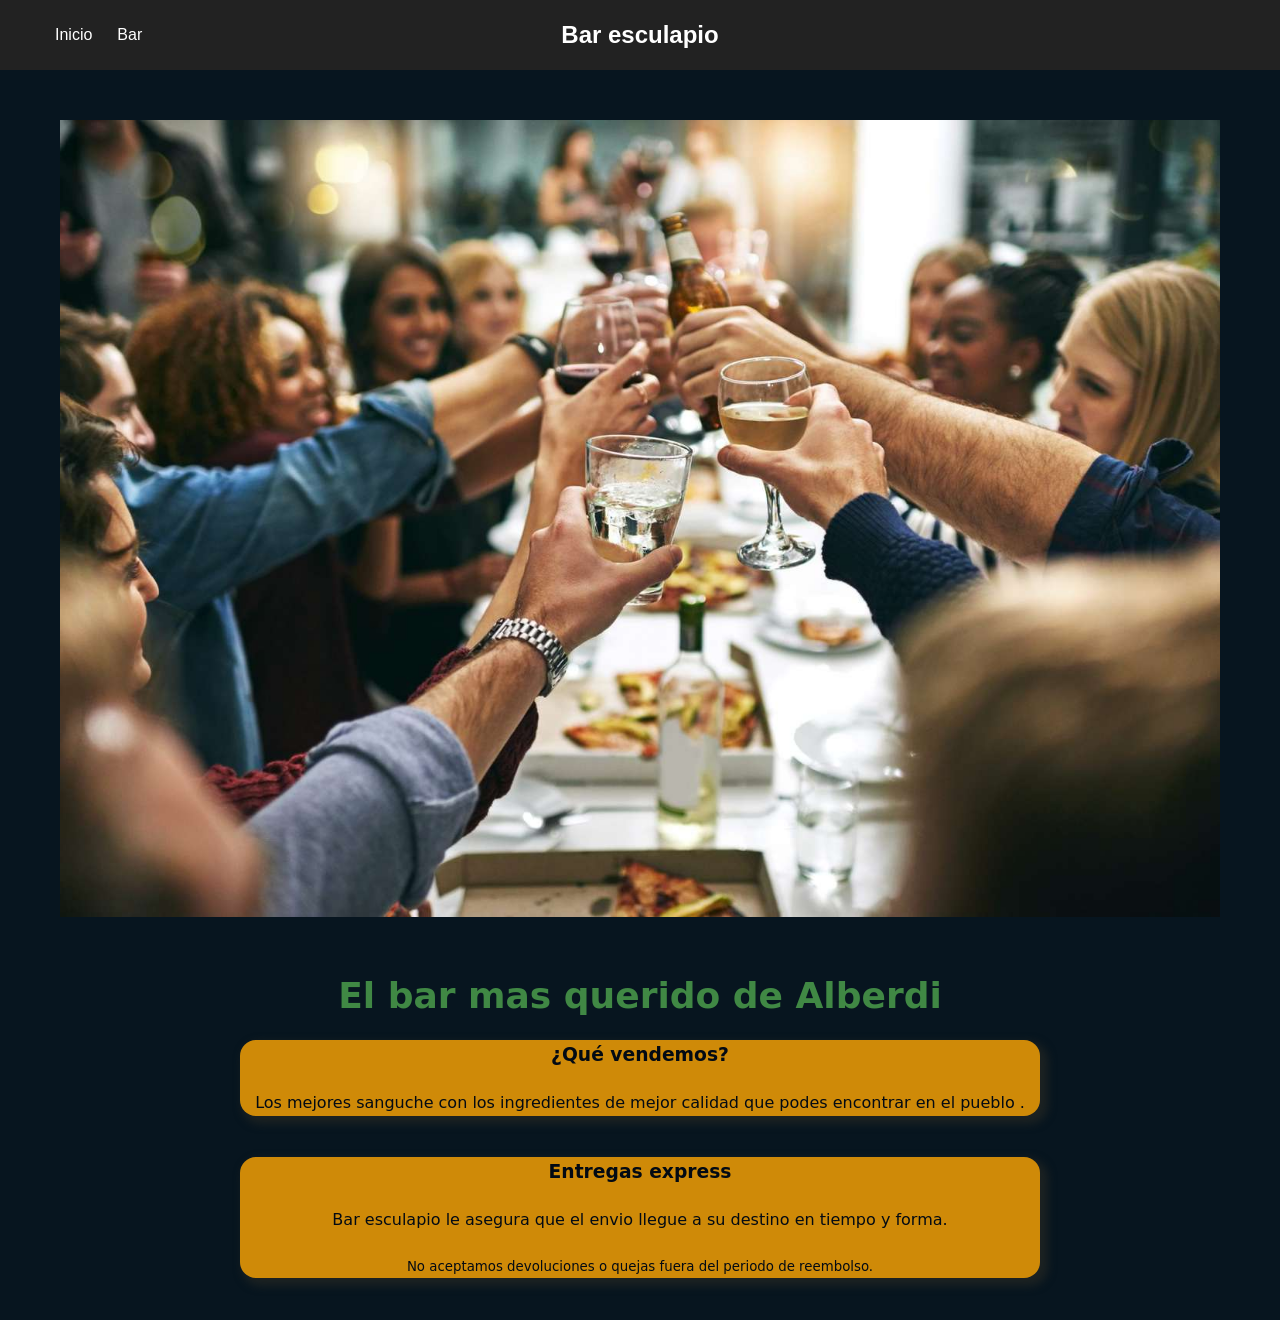
<file: Proyecto_lab_de_programacion-main/index.html>
<!DOCTYPE html>
<html lang="es">
<head>
    <meta charset="UTF-8">
    <meta name="descripción" content="width=device-width, initial-scale=1.0">
    <title>Bar Esculapio</title>

    <link rel="stylesheet" href="Style_bar_escu.css">

</head>

<body>
    <header class="menu">

    <h2 class="logo">
        <a href="index.html">Bar esculapio
    </h2>

    <nav class="nav-inicio">
        <a href="index.html">Inicio</a>
        <a href="bar.html">Bar</a>
    </nav>
</header>

    <main>
            <img class="img-cont" src="img/bar.jpg"> 

            <h1>El bar mas querido de Alberdi</h1>
        </section>

        <section>
            <article class="text-cont">
                <h3>¿Qué vendemos?</h3>

                <p>Los mejores sanguche con los ingredientes de mejor calidad que podes encontrar en el pueblo
                    .</p>
            </article>
            <br>

            <article class="text-cont">
                <h3>Entregas express</h3>
        </svg>
            <p>Bar esculapio le asegura que el envio
            llegue a su destino en tiempo y forma.</p>

            <footer><small>No aceptamos devoluciones o quejas 
                fuera del periodo de reembolso.</small>
            </footer>
        </section>
        <br>
    </main>
    
</body>

</html>
</file>
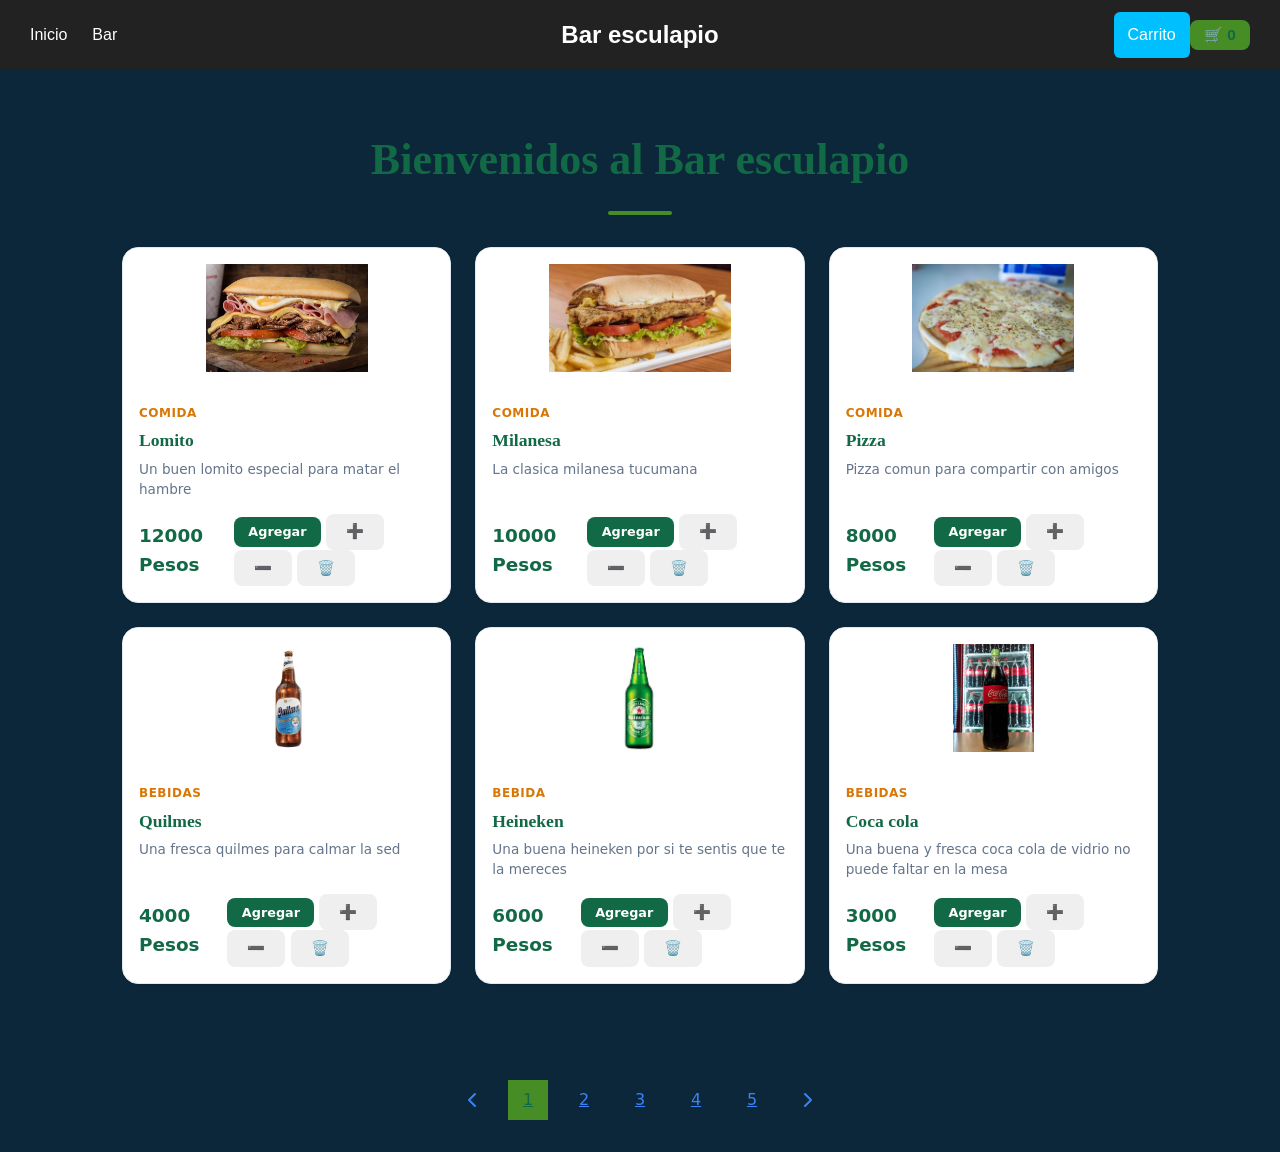
<file: Proyecto_lab_de_programacion-main/bar.html>
<!DOCTYPE html>
<html lang="es">
<head>
    <meta charset="UTF-8">
    <meta name="viewport" content="width=device-width, initial-scale=1.0">
    <title>Bar esculapio</title>

    <link rel="stylesheet" href="Style_bar.css">
    
</head>
<body>
    <header class="menu">

    <h2 class="logo">
        <a href="index.html">Bar esculapio
</a>
    </h2>

    <nav class="navegacion">
        <a href="index.html">Inicio</a>
        <a href="bar.html">Bar</a>
    </nav>

    <div class="usuario">
        <a href="carrito.html">Carrito</a>
    </div>

    <button class="header__carrito-btn" id="btnCarrito">
    🛒 <span id="contadorCarrito">0</span>
    </button>
</header>   

    <main>
        <section class="mercancias" id="mercancias">
            <h2 class="seccion__mercancias">Bienvenidos al Bar esculapio</h2>
            <div class="producto__grilla" id="grillaProducto">
                
            </div>

        </section>


        <nav class="num-pagina">
        <a href=""><svg xmlns="http://www.w3.org/2000/svg" 
            width="24" height="24" 
            viewBox="0 0 24 24" 
            fill="none" 
            stroke="currentColor" 
            stroke-width="2" 
            stroke-linecap="round" 
            stroke-linejoin="round" 
            class="icon icon-tabler icons-tabler-outline icon-tabler-chevron-left">
            <path stroke="none" d="M0 0h24v24H0z" fill="none" />
            <path d="M15 6l-6 6l6 6" />
        </svg></a>
        <a href="" class="is-active">1</a>
        <a href="">2</a>
        <a href="">3</a>
        <a href="">4</a>
        <a href="">5</a>
        <a href=""><svg xmlns="http://www.w3.org/2000/svg" 
            width="24" 
            height="24" 
            viewBox="0 0 24 24" 
            fill="none" 
            stroke="currentColor" 
            stroke-width="2" 
            stroke-linecap="round" 
            stroke-linejoin="round" 
            class="icon icon-tabler icons-tabler-outline icon-tabler-chevron-right">
            <path stroke="none" d="M0 0h24v24H0z" fill="none" />
            <path d="M9 6l6 6l-6 6" />
        </svg></a>
        </nav>

    </main>
    <script type="module" src="Bar.js"></script>
</body>
</html>
</file>
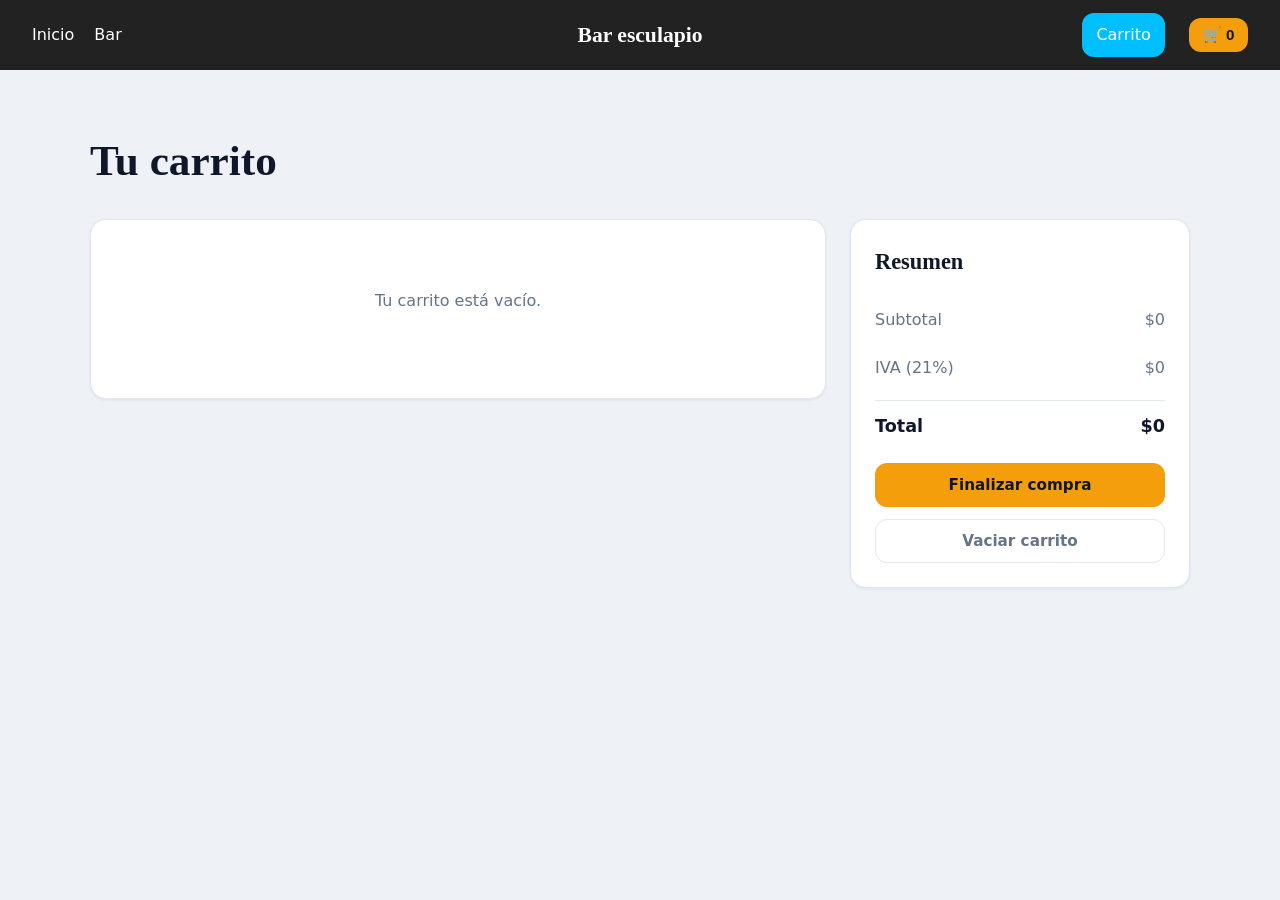
<file: Proyecto_lab_de_programacion-main/carrito.html>
<!DOCTYPE html>
<html lang="es">
<head>
    <meta charset="UTF-8">
    <meta name="viewport" content="width=device-width, initial-scale=1.0">

    <link rel="stylesheet" href="Style_carrito.css">
    <title>Carrito</title>
</head>
<body>
    <header class="menu">

    <h2 class="logo">
        <a href="index.html">Bar esculapio
</a>
    </h2>

    <nav class="navegacion">
        <a href="index.html">Inicio</a>
        <a href="bar.html">Bar</a>
    </nav>

    <div class="usuario">
        <a href="carrito.html">Carrito</a>
    </div>

    <button class="header__carrito-btn" id="btnCarrito">
    🛒 <span id="contadorCarrito">0</span>
    </button>
</header>

    <section class="carrito" id="carrito">
        <h2 class="seccion__titulo">Tu carrito</h2>

        <div class="carrito__contenedor">
            <div class="carrito__lista" id="listaCarrito">
                <p class="carrito__vacio" id="carritoVacio">Tu carrito está vacío.</p>
        </div>

        <div class="carrito__resumen" id="resumenCarrito">
            <h3 class="carrito__resumen-titulo">Resumen</h3>
        <div class="carrito__linea">
            <span>Subtotal</span>
            <span id="subtotal">$0</span>
        </div>
        <div class="carrito__linea">
            <span>IVA (21%)</span>
            <span id="iva">$0</span>
        </div>
        <div class="carrito__linea carrito__linea--total">
            <span>Total</span>
            <span id="total">$0</span>
        </div>
        <button class="btn btn--primario btn--bloque" id="btnComprar">
            Finalizar compra
        </button>
        <button class="btn btn--secundario btn--bloque" id="btnVaciar">
            Vaciar carrito
        </button>
        </div>
        </div>
    </section>

    <script type="module" src="carrito.js"></script>
</body>
</html>
</file>
<file: Proyecto_lab_de_programacion-main/Style_bar_escu.css>
/*Reinicio los margenes, padding y bordes*/
* {
    margin: 0;
    padding: 0;
    box-sizing: border-box;
}
/*Defino cololes a utilizar*/
:root {
    /* Colores */
    --color-primario:      #264283;
    --color-acento:        #f59e0b;
    --color-acento-hover:  #d97706;
    --color-fondo:         #07151f;
    --color-fondo-card:    #ffffff;
    --color-texto:         #408844;
    --color-texto-suave:   #90a9ca;
    --color-borde:         #e2e8f0;
    --color-exito:         #22c55e;
    --color-error:         #ef4444;
    --color-badge:         #3b82f6;
    --color-badge-oferta:  #ef4444;

    /* Tipografía */
    --fuente-titulo:  'Georgia', serif;
    --fuente-cuerpo:  'Segoe UI', system-ui, sans-serif;

    /* Espaciado */
    --espaciado-xs:   0.25rem;
    --espaciado-sm:   0.5rem;
    --espaciado-md:   1rem;
    --espaciado-lg:   1.5rem;
    --espaciado-xl:   2rem;
    --espaciado-xxl:  4rem;

  /* Bordes */
    --radio-sm:  0.25rem;
    --radio-md:  0.5rem;
    --radio-lg:  1rem;

  /* Sombras */
    --sombra-sm:  0 1px 3px rgba(0,0,0,0.08);
    --sombra-md:  0 4px 12px rgba(0,0,0,0.10);
    --sombra-lg:  0 8px 24px rgba(0,0,0,0.12);

  /* Transiciones */
    --transicion: 0.2s ease;
}


body{
    font-family: system-ui;
    background-color: var(--color-fondo);
    color:var(--color-texto);
    min-height: 100vh;
    display: flex;
    flex-direction: column;
    line-height: 1.6;
}

/*Titulos*/

h1 {
    font-size: 2.25rem;
    font-weight: 900;
    margin-bottom: 1rem;
    text-align: center;

}


a {
    color: var(--primary-light);
}

a:hover{
    color:var(--text-primary)
}
/*Imagen*/
.img-cont{
    display: flex;
    justify-content: center;
    align-items: center;
    width: 100%;
    max-width: 1200px;
    padding: 20px;
    margin: 30px auto;
    box-sizing:border-box;
}

.text-cont{
    display:flex;
    flex-direction: column;
    align-items: center;
    justify-content: center;
    background-color: #cf8a08;
    text-align: center;
    width: 100%;
    max-width: 800px;
    gap: 20px;
    box-sizing: border-box;
    text-align: center;
    margin-left: auto;
    margin-right: auto;
    margin-bottom: 1rem;
    border-radius: 1rem;
    box-shadow: 5px 5px 8px 3px rgb(28, 34, 34);
    color: #030a13;

}
.copyright{
    text-align: center;
}

.menu {
    position: relative;

    width: 100%;
    height: 70px;

    display: flex;
    align-items: center;

    padding: 0 30px;

    background-color: #222;
    color: white;
}

/* IZQUIERDA */
.navegacion {
    display: flex;
    gap: 25px;
}

/* CENTRO */
.logo {
    position: absolute;

    left: 50%;
    transform: translateX(-50%);

    display: flex;
    align-items: center;
    gap: 8px;

    margin: 0;
    white-space: nowrap;
}

/* DERECHA */
.usuario {
    display: flex;
    gap: 20px;

    margin-left: auto;
}

/* Enlaces */
.menu a {
    color: white;
    text-decoration: none;
    font-family: Arial, sans-serif;
}

.menu a:hover {
    color: #00bfff;
}

/* SVG */
.logo svg {
    width: 28px;
    height: 28px;
}.menu {
    position: relative;

    width: 100%;
    height: 70px;

    display: flex;
    align-items: center;

    padding: 0 30px;

    background-color: #222;
    color: white;
}

/* IZQUIERDA */
.nav-inicio {
    display: flex;
    gap: 25px;
}

/* CENTRO */
.logo {
    position: absolute;

    left: 50%;
    transform: translateX(-50%);

    display: flex;
    align-items: center;
    gap: 8px;

    margin: 0;
    white-space: nowrap;
}

/* DERECHA */
.usuario {
    display: flex;
    gap: 20px;

    margin-left: auto;
}

/* Enlaces */
.menu a {
    color: white;
    text-decoration: none;
    font-family: Arial, sans-serif;
}

.menu a:hover {
    color: #00bfff;
}

/* SVG */
.logo svg {
    width: 28px;
    height: 28px;
}
.usuario a:first-child {
    background-color: #1b9a08;
    padding: 10px 14px;
    border-radius: 6px;
    color: white;
}
.usuario a:first-child:hover {
    background-color: #0f7a06;
    color: white;
}
.usuario a:last-child {
    background-color: #00bfff;
    padding: 10px 14px;
    border-radius: 6px;
    color: white;
}

.usuario a:last-child:hover {
    background-color: #008fcc;
    color: white;
}
.btn-submit {
  /* Fondo con degradado moderno */
  background: linear-gradient(135deg, #6366f1 0%, #4f46e5 100%);
  color: #ffffff;
  
  /* Tipografía y bordes */
  font-family: system-ui, -apple-system, sans-serif;
  font-size: 1rem;
  font-weight: 600;
  border: none;
  border-radius: 12px;
  
  /* Dimensiones y espaciado */
  padding: 12px 28px;
  cursor: pointer;
  
  /* Sombra suave */
  box-shadow: 0 4px 14px 0 rgba(79, 70, 229, 0.35);
  
  /* Transiciones fluidas */
  transition: all 0.25s ease-in-out;
  outline: none;
}

/* Efecto al pasar el cursor (Hover) */
.btn-submit:hover {
  background: linear-gradient(135deg, #4f46e5 0%, #4338ca 100%);
  transform: translateY(-2px);
  box-shadow: 0 6px 20px 0 rgba(79, 70, 229, 0.45);
}

/* Efecto al hacer clic (Active) */
.btn-submit:active {
  transform: translateY(0);
  box-shadow: 0 2px 8px 0 rgba(79, 70, 229, 0.35);
}

/* Accesibilidad (Focus con teclado) */
.btn-submit:focus-visible {
  outline: 3px solid #a5b4fc;
  outline-offset: 2px;
}.btn-submit {
  /* Fondo con degradado moderno */
  background: linear-gradient(135deg, #6366f1 0%, #4f46e5 100%);
  color: #ffffff;
  
  /* Tipografía y bordes */
  font-family: system-ui, -apple-system, sans-serif;
  font-size: 1rem;
  font-weight: 600;
  border: none;
  border-radius: 12px;
  
  /* Dimensiones y espaciado */
  padding: 12px 28px;
  cursor: pointer;
  
  /* Sombra suave */
  box-shadow: 0 4px 14px 0 rgba(79, 70, 229, 0.35);
  
  /* Transiciones fluidas */
  transition: all 0.25s ease-in-out;
  outline: none;
}

/* Efecto al pasar el cursor (Hover) */
.btn-submit:hover {
  background: linear-gradient(135deg, #4f46e5 0%, #4338ca 100%);
  transform: translateY(-2px);
  box-shadow: 0 6px 20px 0 rgba(79, 70, 229, 0.45);
}

/* Efecto al hacer clic (Active) */
.btn-submit:active {
  transform: translateY(0);
  box-shadow: 0 2px 8px 0 rgba(79, 70, 229, 0.35);
}

/* Accesibilidad (Focus con teclado) */
.btn-submit:focus-visible {
  outline: 3px solid #a5b4fc;
  outline-offset: 2px;
}

.form-box {
  /* Dimensiones y estructura */
  width: 100%;
  max-width: 420px;
  padding: 14px 20px;
  font-family: system-ui, -apple-system, BlinkMacSystemFont, 'Segoe UI', Roboto, sans-serif;
  font-size: 1rem;
  color: #0f172a; /* Texto principal oscuro */

  /* Fondo y bordes */
  background-color: #f8fafc;
  border: 2px solid #cbd5e1;
  border-radius: 12px;

  /* Sombra sutil */
  box-shadow: 0 2px 8px rgba(15, 23, 42, 0.05);

  /* Transición suave */
  transition: all 0.25s ease-in-out;
  outline: none;
}

/* Estilo del texto Placeholder */
.form-box::placeholder {
  color: #e0a63a;
  font-style: italic;
  opacity: 0.85;
  transition: color 0.25s ease;
}

/* Estado al hacer clic o escribir (Focus) */
.form-box:focus {
  background-color: #ffffff;
  border-color: #0284c7; /* Azul oceánico tenue */
  box-shadow: 0 4px 16px rgba(2, 132, 199, 0.2);
}

/* Ocultar texto del placeholder al enfocar (Opcional) */
.form-box:focus::placeholder {
  color: #94a3b8;
}

/* Estado al pasar el cursor (Hover) */
.form-box:hover:not(:focus) {
  border-color: #94a3b8;
}

.num-pagina{
    display: flex;  
    justify-content: center;
    gap: 1rem;
    margin-block: 2rem;

    a{
        display: flex;
        align-items: center;
        justify-content: center;
        width: 2.5rem;
        height: 2.5rem;
        color:rgb(118, 134, 145);
    
        &:hover, &:focus{
            background-color: white;
        }

        &.is-active{
            background-color: #00bfff;
            color: white;
            pointer-events: none;
        }
    }
}
</file>
<file: Proyecto_lab_de_programacion-main/Style_bar.css>
/*Reinicio los margenes, padding y bordes*/
* {
    margin: 0;
    padding: 0;
    box-sizing: border-box;
}
/*Defino cololes a utilizar*/
:root {
    /* Colores */
    --color-primario:      #126945;
    --color-acento:        #468d25;
    --color-acento-hover:  #d97706;
    --color-fondo:         #0c273a;
    --color-fondo-card:    #ffffff;
    --color-texto:         #408844;
    --color-texto-suave:   #64748b;
    --color-borde:         #e2e8f0;
    --color-exito:         #22c55e;
    --color-error:         #ef4444;
    --color-badge:         #3b82f6;
    --color-badge-oferta:  #ef4444;

    /* Tipografía */
    --fuente-titulo:  'Georgia', serif;
    --fuente-cuerpo:  'Segoe UI', system-ui, sans-serif;

    /* Espaciado */
    --espaciado-xs:   0.25rem;
    --espaciado-sm:   0.5rem;
    --espaciado-md:   1rem;
    --espaciado-lg:   1.5rem;
    --espaciado-xl:   2rem;
    --espaciado-xxl:  4rem;

  /* Bordes */
    --radio-sm:  0.25rem;
    --radio-md:  0.5rem;
    --radio-lg:  1rem;

  /* Sombras */
    --sombra-sm:  0 1px 3px rgba(0,0,0,0.08);
    --sombra-md:  0 4px 12px rgba(0,0,0,0.10);
    --sombra-lg:  0 8px 24px rgba(0,0,0,0.12);

  /* Transiciones */
    --transicion: 0.2s ease;
}


body{
    font-family: system-ui;
    background-color: var(--color-fondo);
    color:var(--text-primary);
    min-height: 100vh;
    display: flex;
    flex-direction: column;
    line-height: 1.6;
}

a {
    color: var(--primary-light);
}

a:hover{
    color:var(--text-primary)
}

/* IZQUIERDA */
.navegacion {
    display: flex;
    gap: 25px;
}

/* CENTRO */
.logo {
    position: absolute;

    left: 50%;
    transform: translateX(-50%);

    display: flex;
    align-items: center;
    gap: 8px;

    margin: 0;
    white-space: nowrap;
}

/* DERECHA */
.usuario {
    display: flex;
    gap: 20px;

    margin-left: auto;
}

/* Enlaces */
.menu a {
    color: white;
    text-decoration: none;
    font-family: Arial, sans-serif;
}

.menu a:hover {
    color: #00bfff;
}

/* SVG */
.logo svg {
    width: 28px;
    height: 28px;
}.menu {
    position: relative;

    width: 100%;
    height: 70px;

    display: flex;
    align-items: center;

    padding: 0 30px;

    background-color: #222;
    color: white;
}

/* IZQUIERDA */
.nav-inicio {
    display: flex;
    gap: 25px;
}

/* CENTRO */
.logo {
    position: absolute;

    left: 50%;
    transform: translateX(-50%);

    display: flex;
    align-items: center;
    gap: 8px;

    margin: 0;
    white-space: nowrap;
}

/* DERECHA */
.usuario {
    display: flex;
    gap: 20px;

    margin-left: auto;
}

/* Enlaces */
.menu a {
    color: white;
    text-decoration: none;
    font-family: Arial, sans-serif;
}

.menu a:hover {
    color: #00bfff;
}

/* SVG */
.logo svg {
    width: 28px;
    height: 28px;
}
.usuario a:first-child {
    background-color: var(--color-acento);
    padding: 10px 14px;
    border-radius: 6px;
    color: white;
}
.usuario a:first-child:hover {
    background-color: var(--color-acento-hover);
    color: white;
}

.usuario a:nth-child(2) {
    background-color: #1b9a08;
    padding: 10px 14px;
    border-radius: 6px;
    color: white;
}
.usuario a:nth-child(2):hover {
    background-color: #0f7a06;
    color: white;
}

.usuario a:last-child {
    background-color: #00bfff;
    padding: 10px 14px;
    border-radius: 6px;
    color: white;
}

.usuario a:last-child:hover {
    background-color: #008fcc;
    color: white;
}

/*Productos grilla*/

.mercancias{
    max-width: 1100px;
    margin: 0 auto;
    padding: var(--espaciado-xxl) var(--espaciado-xl);
}

.seccion__mercancias{
    display: flex;
    flex-direction: column;
    align-items: center;
    gap: var(--espaciado-lg);
    margin-bottom: var(--espaciado-xl);
    color: var(--color-primario);
    font-family: var(--fuente-titulo);
    font-size: clamp(2rem, 4vw, 2.75rem);
    line-height: 1.2;
    text-align: center;
}

.seccion__mercancias::after{
    content: "";
    width: 4rem;
    height: 0.25rem;
    border-radius: var(--radio-sm);
    background-color: var(--color-acento);
}

.producto__grilla{
    display: grid;
    grid-template-columns: repeat(auto-fill, minmax(280px, 1fr));
    gap: var(--espaciado-lg);
}

/*Productos lista*/

.producto {
    display: flex;
    flex-direction: column;
    position: relative;
    background: var(--color-fondo-card);
    border: 1px solid var(--color-borde);
    border-radius: var(--radio-lg);
    overflow: hidden;
    box-shadow: var(--sombra-sm);
    transition: transform var(--transicion), box-shadow var(--transicion);
}

.producto:hover {
    transform: translateY(-4px);
    box-shadow: var(--sombra-lg);
}
.producto__img {
    display: flex;
    align-items: center;
    justify-content: center;
    height: 140px;              /* alto fijo del área de imagen */
    padding: var(--espaciado-md, 1rem);
    background: var(--color-fondo-card);
}

.producto__img img {
    display: block;
    max-width: 100%;
    max-height: 100%;
    width: auto;
    height: auto;
    object-fit: contain;
}
.producto__cuerpo {
    flex: 1;
    min-width: 0;
    display: flex;
    flex-direction: column;
    gap: 0.4rem;                /* separación entre categoría, nombre, descripción */
    padding: var(--espaciado-md, 1rem);
}

.producto__categoria {
    font-size: 0.75rem;
    font-weight: 600;
    text-transform: uppercase;
    letter-spacing: 0.5px;
    color: var(--color-acento-hover);
}

.producto__nombre {
    font-family: var(--fuente-titulo);
    font-size: 1.1rem;
    color: var(--color-primario);
    line-height: 1.3;
}

.producto__descripcion {
    font-size: 0.85rem;
    color: var(--color-texto-suave);
    line-height: 1.5;
}

.producto__footer {
    display: flex;
    align-items: center;
    justify-content: space-between;
    margin-top: auto;           /* empuja el footer al fondo para que todas las cards queden alineadas */
    padding-top: var(--espaciado-sm);
}

.producto__precio {
    font-size: 1.15rem;
    font-weight: 700;
    color: var(--color-primario);
}

/*Botones*/
.btn {
    display: inline-flex;
    align-items: center;
    justify-content: center;
    gap: var(--espaciado-sm);
    padding: 0.6rem 1.25rem;
    border: none;
    border-radius: var(--radio-md);
    font-family: var(--fuente-cuerpo);
    font-size: 0.9rem;
    font-weight: 600;
    cursor: pointer;
    transition: background-color var(--transicion), transform var(--transicion), box-shadow var(--transicion);
}

.btn:active { transform: scale(0.97); }

.btn--primario {
    background-color: var(--color-acento);
    color: var(--color-primario);
}
.btn--primario:hover {
    background-color: var(--color-acento-hover);
    box-shadow: var(--sombra-sm);
}

.btn--secundario {
    background-color: transparent;
    color: var(--color-texto-suave);
    border: 1px solid var(--color-borde);
}
.btn--secundario:hover {
    background-color: var(--color-fondo);
    border-color: var(--color-texto-suave);
}

.btn--agregar {
    background-color: var(--color-primario);
    color: #fff;
    font-size: 0.8rem;
    padding: 0.45rem 0.9rem;
}
.btn--agregar:hover {
    background-color: #1e3a5f;
    box-shadow: var(--sombra-sm);
}
.btn--agregar.agregado {
    background-color: var(--color-exito);
}

.btn--bloque {
    width: 100%;
    margin-top: var(--espaciado-sm);
}

.header__carrito-btn {
    background: var(--color-acento);
    color: var(--color-primario);
    border: none;
    border-radius: var(--radio-md);
    padding: 0.4rem 0.9rem;
    font-size: 0.95rem;
    font-weight: 700;
    cursor: pointer;
    transition: background-color var(--transicion), transform var(--transicion);
}
.header__carrito-btn:hover {
    background-color: var(--color-acento-hover);
    transform: scale(1.05);
}

/*Numeros de páginas*/

.num-pagina{
    display: flex;  
    justify-content: center;
    gap: 1rem;
    margin-block: 2rem;

    a{
        display: flex;
        align-items: center;
        justify-content: center;
        width: 2.5rem;
        height: 2.5rem;
        color:#09f;
    
        &:hover, &:focus{
            background-color: white;
        }

        &.is-active{
            background-color: #00bfff;
            color: white;
            pointer-events: none;
        }
    }
}.num-pagina{
    display: flex;  
    justify-content: center;
    gap: 1rem;
    margin-block: 2rem;

    a{
        display: flex;
        align-items: center;
        justify-content: center;
        width: 2.5rem;
        height: 2.5rem;
        color: var(--color-badge);
    
        &:hover, &:focus{
            background-color: var(--color-acento-hover);
        }

        &.is-active{
            background-color:var(--color-acento);
            color: var(--color-primario);
            pointer-events: none;
        }
    }
}
</file>
<file: Proyecto_lab_de_programacion-main/Style_carrito.css>
* {
    margin: 0;
    padding: 0;
    box-sizing: border-box;
}

:root {
    --color-primario: #0f172a;
    --color-acento: #f59e0b;
    --color-acento-hover: #d97706;
    --color-fondo: #eef2f6;
    --color-fondo-card: #fff;
    --color-texto: #1e293b;
    --color-texto-suave: #64748b;
    --color-borde: #e2e8f0;
    --fuente-titulo: Georgia, serif;
    --fuente-cuerpo: "Segoe UI", system-ui, sans-serif;
    --sombra-sm: 0 1px 3px rgb(15 23 42 / 8%);
    --sombra-md: 0 8px 24px rgb(15 23 42 / 10%);
    --radio-md: 0.75rem;
    --radio-lg: 1rem;
    --transicion: 0.2s ease;
}

body {
    min-height: 100vh;
    display: flex;
    flex-direction: column;
    background: var(--color-fondo);
    color: var(--color-texto);
    font-family: var(--fuente-cuerpo);
    line-height: 1.6;
}

/* Encabezado */
.menu {
    position: relative;
    display: flex;
    align-items: center;
    gap: 1.5rem;
    min-height: 70px;
    padding: 0.75rem 2rem;
    background: #222;
    color: #fff;
}

.menu a {
    color: #fff;
    text-decoration: none;
    transition: color var(--transicion);
}

.menu a:hover,
.menu a:focus-visible {
    color: var(--color-acento);
}

.logo {
    position: absolute;
    left: 50%;
    transform: translateX(-50%);
    margin: 0;
    white-space: nowrap;
    font-family: var(--fuente-titulo);
    font-size: 1.35rem;
}

.logo a {
    display: flex;
    align-items: center;
    gap: 0.5rem;
}

.logo svg {
    width: 28px;
    height: 28px;
}

.navegacion,
.usuario {
    display: flex;
    align-items: center;
    gap: 1.25rem;
}

.usuario {
    margin-left: auto;
}

.usuario a:first-child {
    background-color: var(--color-acento);
    padding: 10px 14px;
    border-radius: 6px;
    color: white;
}
.usuario a:first-child:hover {
    background-color: var(--color-acento-hover);
    color: white;
}

.usuario a:nth-child(2) {
    background-color: #1b9a08;
    padding: 10px 14px;
    border-radius: 6px;
    color: white;
}
.usuario a:nth-child(2):hover {
    background-color: #0f7a06;
    color: white;
}

.usuario a:last-child {
    padding: 0.55rem 0.9rem;
    border-radius: var(--radio-md);
    background: #00bfff;
}

.usuario a:last-child:hover {
    background: #008fcc;
    color: #fff;
}

.header__carrito-btn {
    padding: 0.5rem 0.85rem;
    border: 0;
    border-radius: var(--radio-md);
    background: var(--color-acento);
    color: var(--color-primario);
    font-size: 0.95rem;
    font-weight: 700;
    cursor: pointer;
    transition: background var(--transicion), transform var(--transicion);
}

.header__carrito-btn:hover {
    transform: translateY(-2px);
    background: var(--color-acento-hover);
}

/* Carrito */
.carrito {
    width: min(100% - 2rem, 1100px);
    margin: 0 auto;
    padding: 3.5rem 0;
    flex: 1;
}

.seccion__titulo {
    margin-bottom: 1.5rem;
    color: var(--color-primario);
    font-family: var(--fuente-titulo);
    font-size: clamp(2rem, 4vw, 2.7rem);
}

.carrito__contenedor {
    display: grid;
    grid-template-columns: minmax(0, 1fr) 340px;
    align-items: start;
    gap: 1.5rem;
}

.carrito__lista,
.carrito__resumen {
    border: 1px solid var(--color-borde);
    border-radius: var(--radio-lg);
    background: var(--color-fondo-card);
    box-shadow: var(--sombra-sm);
}

.carrito__lista {
    min-height: 180px;
    padding: 1.25rem;
}

.carrito__vacio {
    display: none;
    padding: 3rem 1rem;
    color: var(--color-texto-suave);
    text-align: center;
}

.carrito__item {
    display: flex;
    align-items: center;
    justify-content: space-between;
    gap: 1rem;
    padding: 1rem 0;
    border-bottom: 1px solid var(--color-borde);
}

.carrito__item:first-of-type {
    padding-top: 0;
}

.carrito__item:last-child {
    padding-bottom: 0;
    border-bottom: 0;
}

.carrito__item span:first-child {
    flex: 1;
    color: var(--color-primario);
    font-weight: 600;
}

.carrito__item span:last-child {
    white-space: nowrap;
    font-weight: 700;
}

.carrito__resumen {
    position: sticky;
    top: 1rem;
    padding: 1.5rem;
}

.carrito__resumen-titulo {
    margin-bottom: 1rem;
    color: var(--color-primario);
    font-family: var(--fuente-titulo);
    font-size: 1.4rem;
}

.carrito__linea {
    display: flex;
    justify-content: space-between;
    gap: 1rem;
    padding: 0.7rem 0;
    color: var(--color-texto-suave);
}

.carrito__linea--total {
    margin-top: 0.5rem;
    border-top: 1px solid var(--color-borde);
    color: var(--color-primario);
    font-size: 1.1rem;
    font-weight: 700;
}

.btn {
    display: inline-flex;
    width: 100%;
    align-items: center;
    justify-content: center;
    margin-top: 0.75rem;
    padding: 0.75rem 1rem;
    border: 1px solid transparent;
    border-radius: var(--radio-md);
    font: 600 0.95rem var(--fuente-cuerpo);
    cursor: pointer;
    transition: background var(--transicion), transform var(--transicion);
}

.btn:active {
    transform: scale(0.98);
}

.btn--primario {
    background: var(--color-acento);
    color: var(--color-primario);
}

.btn--primario:hover {
    background: var(--color-acento-hover);
}

.btn--secundario {
    border-color: var(--color-borde);
    background: transparent;
    color: var(--color-texto-suave);
}

.btn--secundario:hover {
    background: var(--color-fondo);
    color: var(--color-primario);
}

.copyright {
    padding: 1.25rem;
    background: #222;
    color: #cbd5e1;
    text-align: center;
}

@media (max-width: 760px) {
    .menu {
        flex-wrap: wrap;
        gap: 0.75rem 1rem;
        padding: 1rem;
    }

    .logo {
        position: static;
        order: -1;
        width: 100%;
        transform: none;
        text-align: center;
    }

    .navegacion,
    .usuario {
        gap: 0.85rem;
        font-size: 0.9rem;
    }

    .usuario {
        margin-left: auto;
    }

    .carrito__contenedor {
        grid-template-columns: 1fr;
    }

    .carrito__resumen {
        position: static;
    }
}

@media (max-width: 480px) {
    .menu {
        justify-content: center;
    }

    .navegacion,
    .usuario {
        flex-wrap: wrap;
        justify-content: center;
        margin-left: 0;
    }

    .carrito {
        width: min(100% - 1.25rem, 1100px);
        padding: 2rem 0;
    }

    .carrito__lista,
    .carrito__resumen {
        padding: 1rem;
    }

    .carrito__item {
        flex-wrap: wrap;
    }
}
</file>
